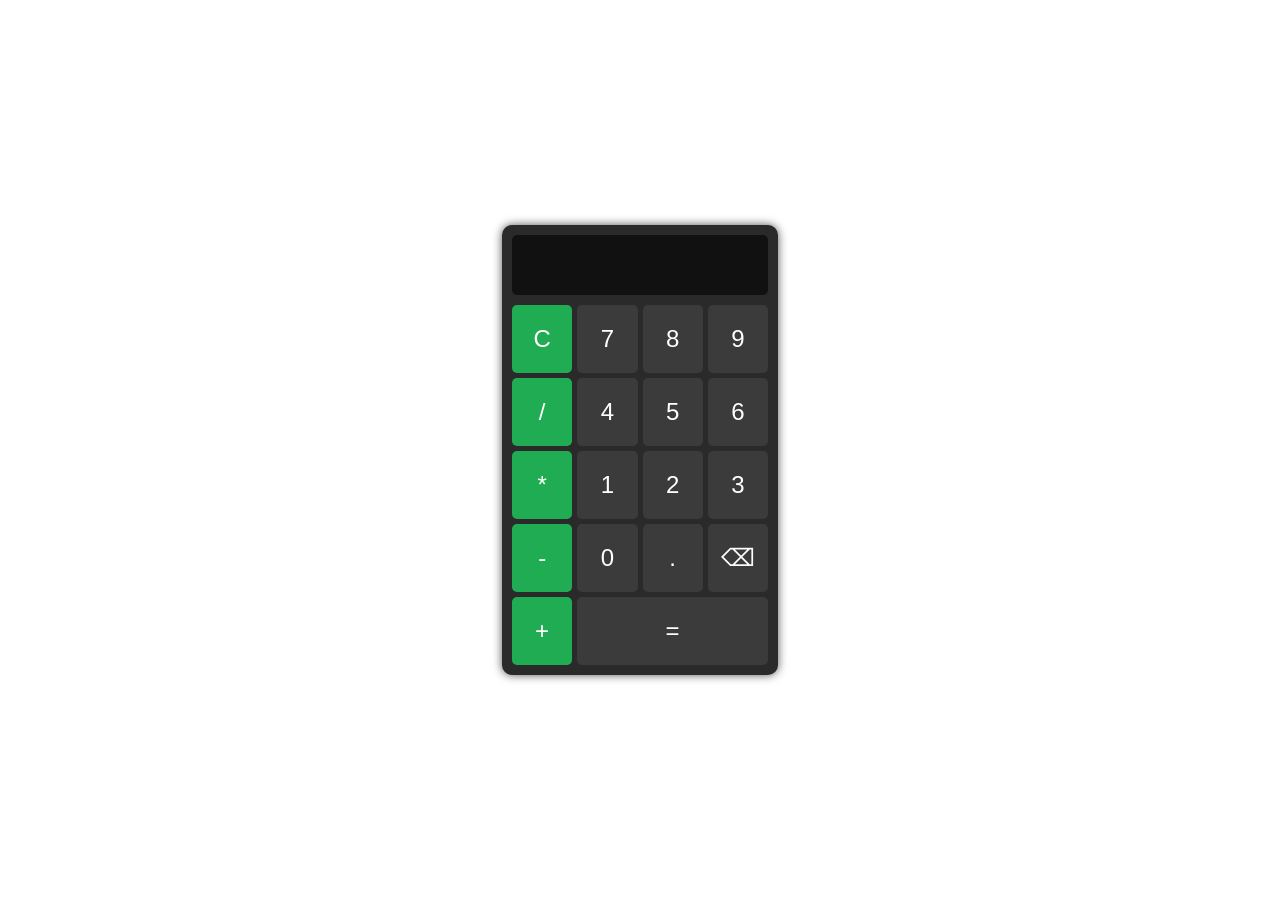
<file: WebDev-L2-Calculator/index.html>
<!DOCTYPE html>
<html lang="en">
<head>
    <meta charset="UTF-8">
    <meta name="viewport" content="width=device-width, initial-scale=1.0">
    <link rel="stylesheet" href="style.css">
    <title>Calculator</title>
</head>
<body>
    <div class="container">
        <div class="display">
            <input type="text" readonly>
        </div>
        <div class="keys">
            <button id="opkey">C</button>
            <button>7</button>
            <button>8</button>
            <button>9</button>
            <button id="opkey">/</button>
            <button>4</button>
            <button>5</button>
            <button>6</button>
            <button id="opkey">*</button>
            <button>1</button>
            <button>2</button>
            <button>3</button>
            <button id="opkey">-</button>
            <button>0</button>
            <button>.</button>
            <button >⌫</button>
            <button id="opkey">+</button>
            <button id="equal">=</button>
            
        </div>
    </div>

    <script src="script.js"></script>
</body>
</html>
</file>
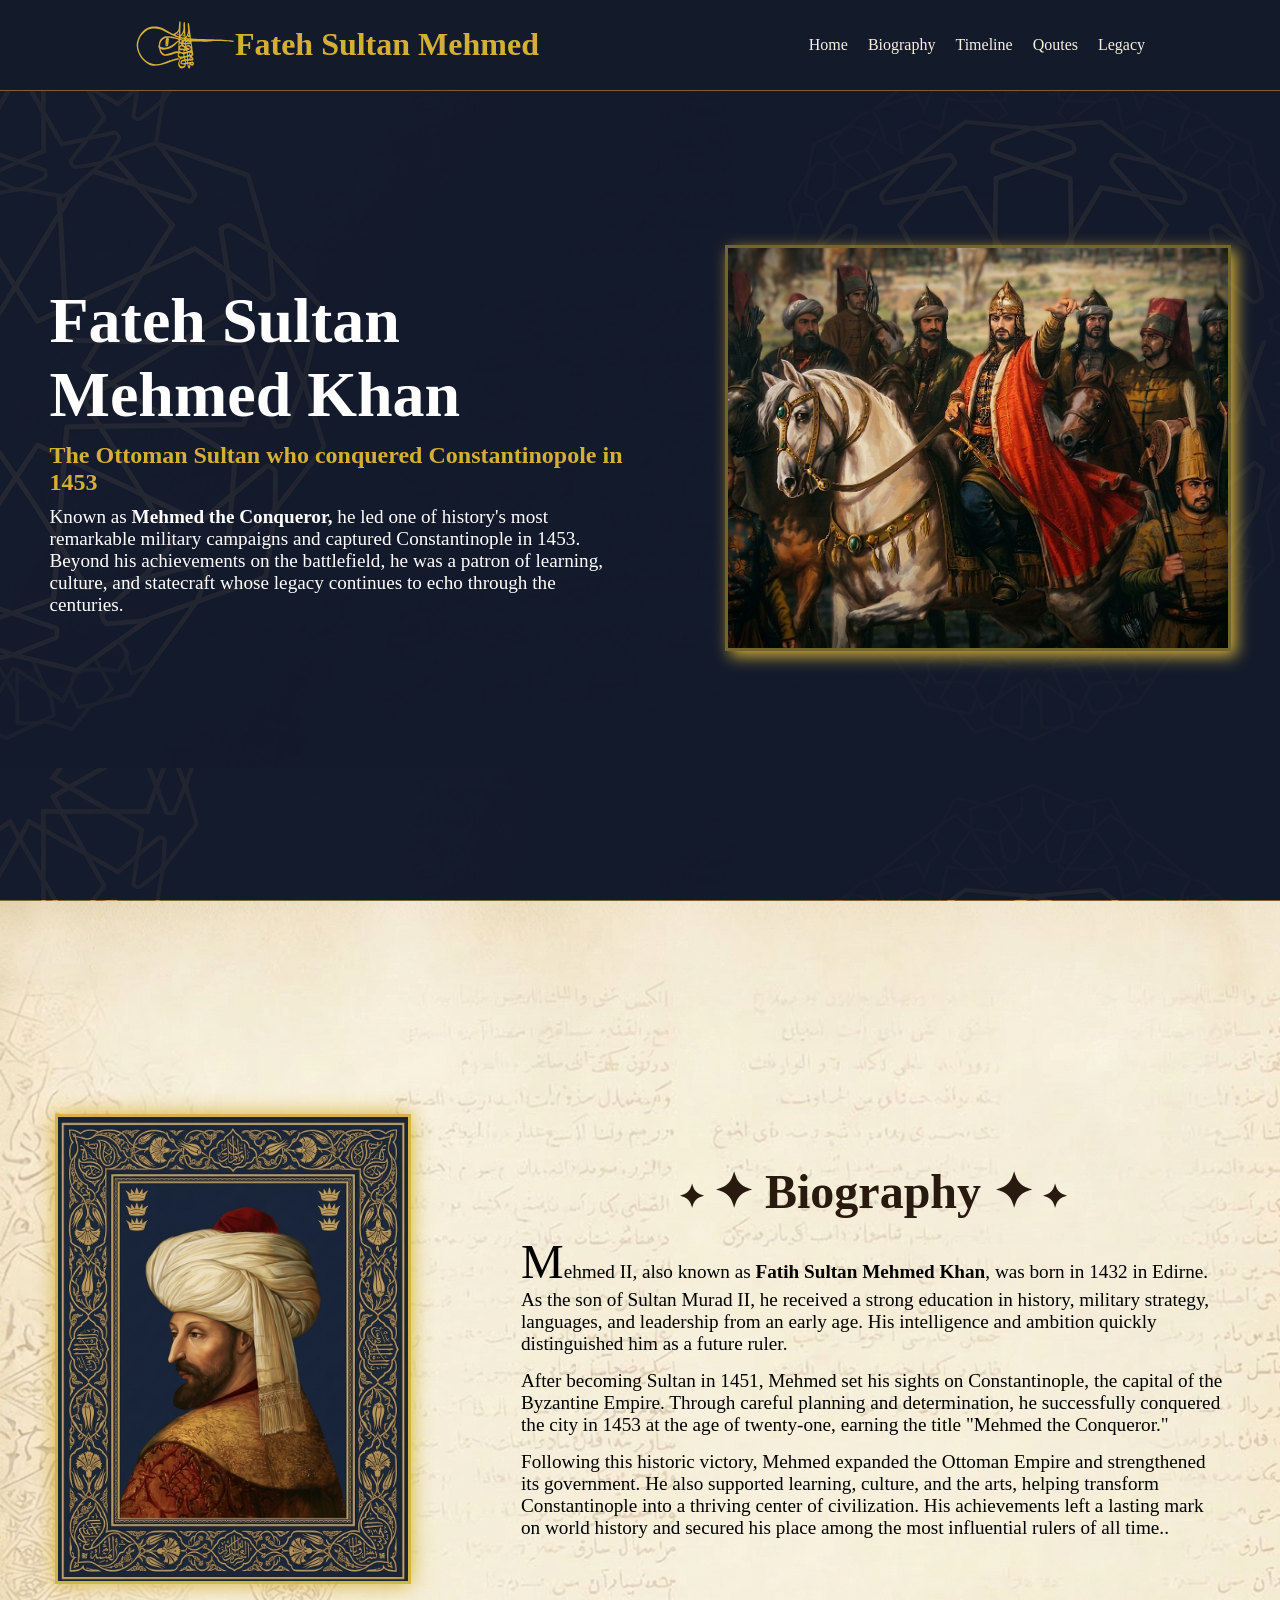
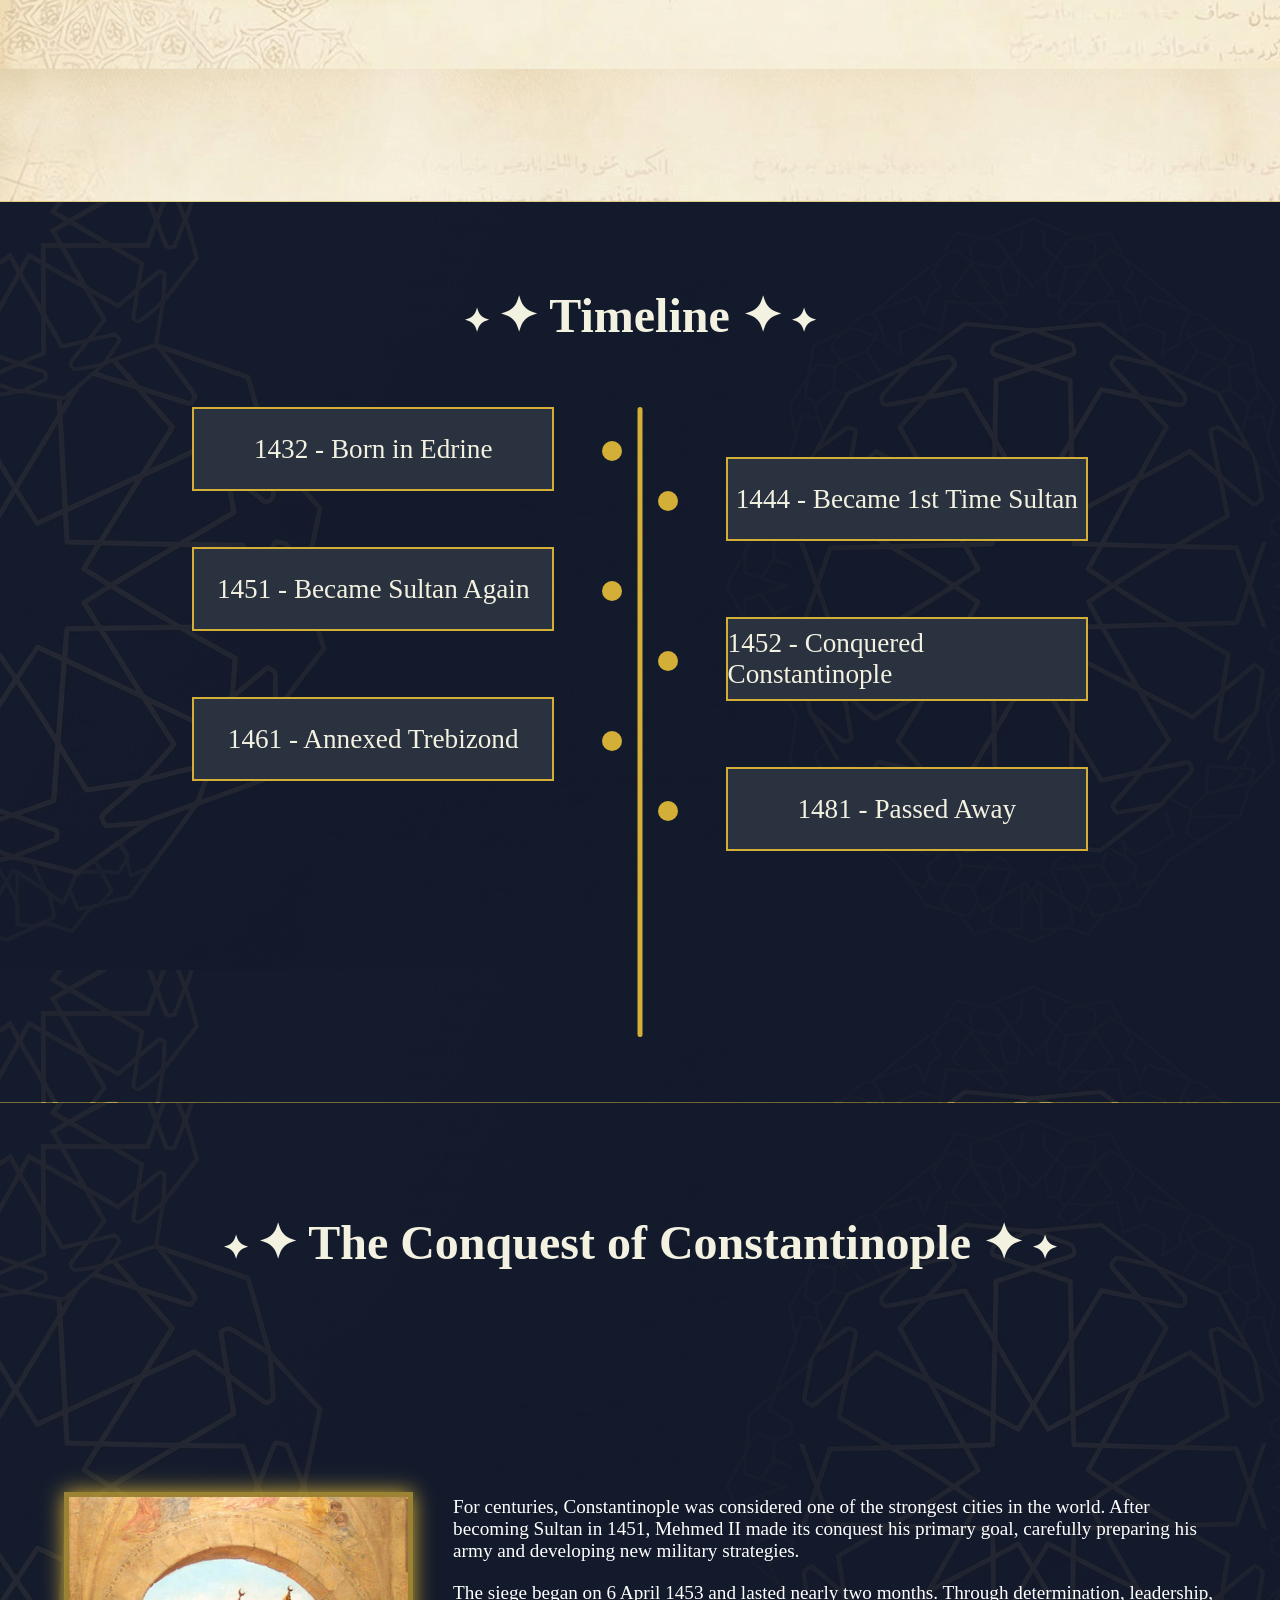
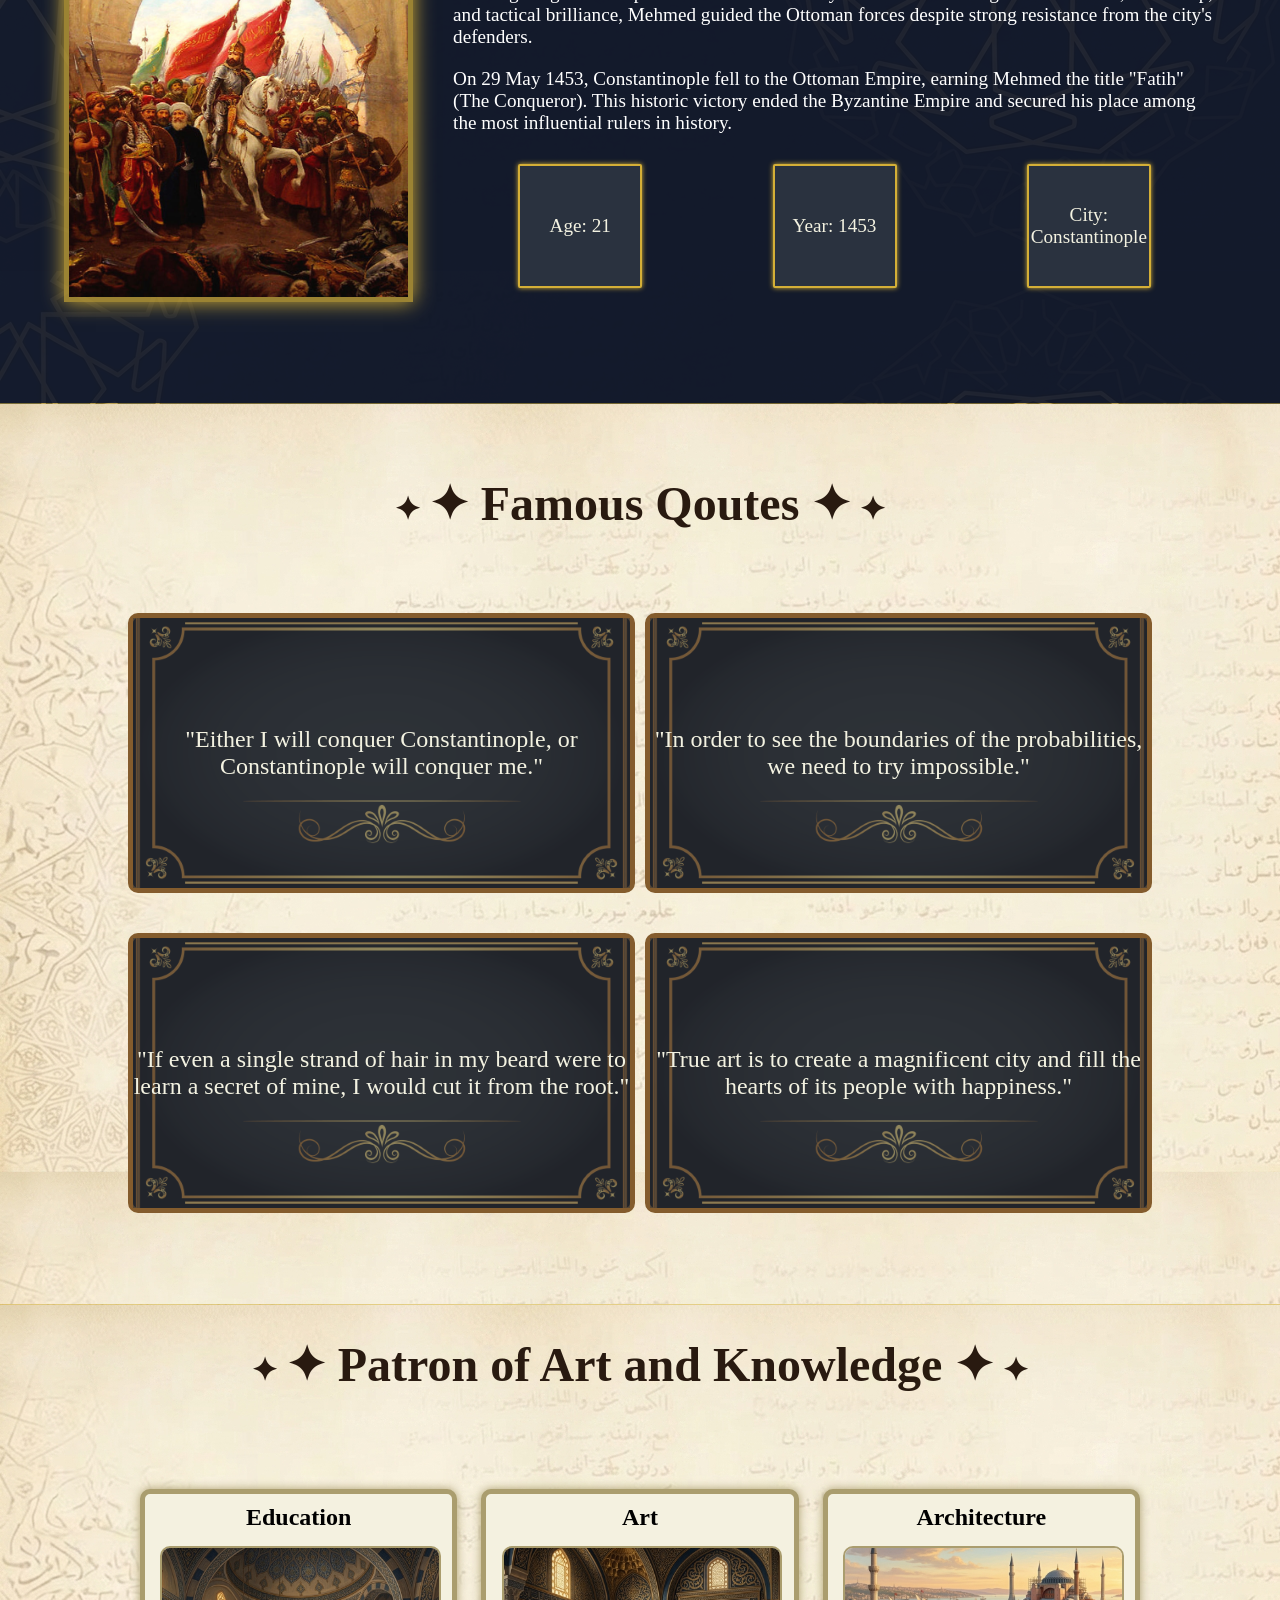
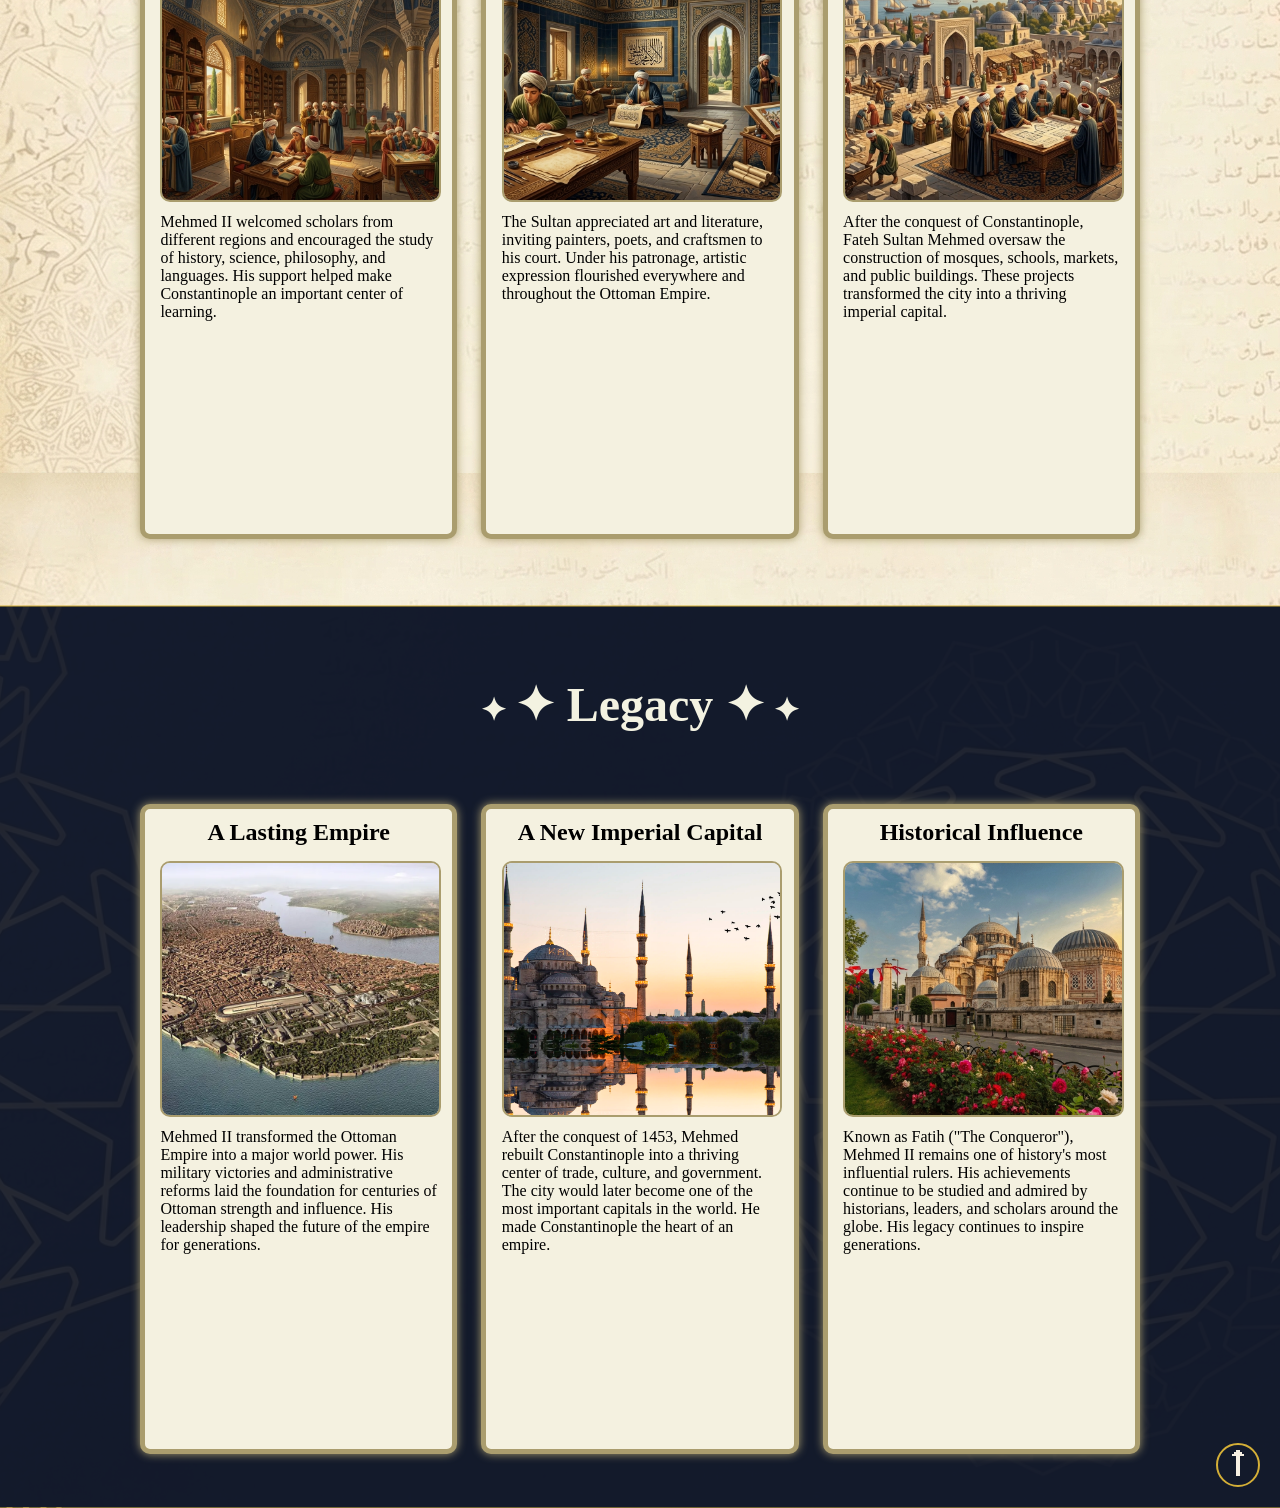
<file: WebDev-L2-Tribute Page/index.html>
<!DOCTYPE html>
<html lang="en">

<head>
  <meta charset="UTF-8">
  <meta name="viewport" content="width=device-width, initial-scale=1.0">
  <link rel="stylesheet" href="style.css">
  <title>TributePage</title>
</head>

<body>
  <div class="nav">
    <div class="navhead">
      <img src="Assets/Tughra_of_Mehmed_II.svg" alt="">
      <h1>Fateh Sultan Mehmed</h1>
    </div>
    <div class="links">
      <a href="#home">Home</a>
      <a href="#bio">Biography</a>
      <a href="#timeline">Timeline</a>
      <a href="#qoute">Qoutes</a>
      <a href="#legacy">Legacy</a>
    </div>
  </div>


  <div class="hero-section" id="home">
    <div class="effect">
      <div class="hero-content">
        <h1>Fateh Sultan Mehmed Khan</h1>
        <h4>The Ottoman Sultan who conquered Constantinopole in 1453</h4>
        <p>Known as <b>Mehmed the Conqueror,</b> he led one of history's most remarkable military campaigns and captured
          Constantinople in 1453. Beyond his achievements on the battlefield, he was a patron of learning,
          culture, and statecraft whose legacy continues to echo through the centuries.</p>
      </div>
      <div class="portrait">

        <img src="Assets/fateh.jpeg" alt="">
      </div>
    </div>
  </div>


  <div class="biography fade-up" id="bio">
    <div class="portrait2">
      <img src="Assets/sultan.jpeg" alt="">
    </div>
    <div class="bio-content">
      <h1>✦ Biography ✦</h1>
      <p id="firstLetter">Mehmed II, also known as <b>Fatih Sultan Mehmed Khan</b>, was born in 1432 in Edirne. As the son of Sultan Murad II,
        he received a strong education in history, military strategy, languages, and leadership from an early
        age. His intelligence and ambition quickly distinguished him as a future ruler.</p>

      <p>After becoming Sultan in 1451, Mehmed set his sights on Constantinople, the capital of the Byzantine
        Empire. Through careful planning and determination, he successfully conquered the city in 1453 at the
        age of twenty-one, earning the title "Mehmed the Conqueror."</p>

      <p>Following this historic victory, Mehmed expanded the Ottoman Empire and strengthened its government. He
        also supported learning, culture, and the arts, helping transform Constantinople into a thriving center
        of civilization. His achievements left a lasting mark on world history and secured his place among the
        most influential rulers of all time..</p>
    </div>

  </div>


  <div class="Timeline fade-up" id="timeline">
    <div class="T-effect fade-up">
      <h1>✦ Timeline ✦</h1>
      <div class="container">
        <div class="line"></div>
        <div class="box one">
          <p>1432 - Born in Edrine</p>
        </div>
        <div class="box two">
          <p>1444 - Became 1st Time Sultan</p>
        </div>
        <div class="box three">
          <p>1451 - Became Sultan Again</p>
        </div>
        <div class="box four">
          <p>1452 - Conquered Constantinople</p>
        </div>
        <div class="box five">
          <p>1461 - Annexed Trebizond</p>
        </div>
        <div class="box six">
          <p>1481 - Passed Away</p>
        </div>
      </div>
    </div>
  </div>

  <div class="conquests fade-up">
    <div class="shape fade-up">
      <h1>✦ The Conquest of Constantinople ✦</h1>
      <div class="shape-2">
        <div class="constantinopole">
          <img src="Assets/Zonaro_GatesofConst.jpg" alt="">
        </div>
        <div class="conq-content">
          <div class="paras">
            <p>For centuries, Constantinople was considered one of the strongest cities in the world. After becoming
              Sultan in 1451, Mehmed II made its conquest his primary goal, carefully preparing his army and developing
              new military strategies.</p>

            <p>The siege began on 6 April 1453 and lasted nearly two months. Through determination, leadership, and
              tactical brilliance, Mehmed guided the Ottoman forces despite strong resistance from the city's defenders.
            </p>

            <p>On 29 May 1453, Constantinople fell to the Ottoman Empire, earning Mehmed the title "Fatih" (The
              Conqueror). This historic victory ended the Byzantine Empire and secured his place among the most
              influential rulers in history.</p>
          </div>
          <div class="info-blocks">
            <div class="block">Age: 21</div>
            <div class="block">Year: 1453</div>
            <div class="block">City: Constantinople</div>
          </div>
        </div>
      </div>
    </div>
  </div>

  <div class="qoute-section fade-up" id="qoute">
    <h1>✦ Famous Qoutes ✦</h1>
    <div class="qoutes">
      <div class="qoute">
        <blockquote>
          "Either I will conquer Constantinople, or Constantinople will conquer me."
        </blockquote>
      </div>
      <div class="qoute">
        <blockquote>"In order to see the boundaries of the probabilities, we need to try impossible."</blockquote>
      </div>
      <div class="qoute">
        <blockquote>"If even a single strand of hair in my beard were to learn a secret of mine, I would cut it from the
          root."</blockquote>
      </div>
      <div class="qoute">
        <blockquote>"True art is to create a magnificent city and fill the hearts of its people with happiness."
        </blockquote>
      </div>
    </div>
  </div>

  <div class="patron-section fade-up">
    <h1>✦ Patron of Art and Knowledge ✦</h1>
    <div class="artnknow">
      <div class="art">

        <h2>Education</h2>
        <div class="scholar">
          <img src="Assets/education.jpeg" alt="">
        </div>
        <p>Mehmed II welcomed scholars from different regions and encouraged the study of history, science, philosophy,
          and languages. His support helped make Constantinople an important center of learning.</p>
      </div>
      <div class="art">
        <h2>Art</h2>
        <div class="scholar">
          <img src="Assets/art.jpeg" alt="">
        </div>
        <p>The Sultan appreciated art and literature, inviting painters, poets, and craftsmen to his court. Under his
          patronage, artistic expression flourished everywhere and throughout the Ottoman Empire.</p>
      </div>
      <div class="art">
        <h2>Architecture</h2>
        <div class="scholar">
          <img src="Assets/architecture.jpeg" alt="">
        </div>
        <p>After the conquest of Constantinople, Fateh Sultan Mehmed oversaw the construction of mosques, schools,
          markets, and
          public buildings. These projects transformed the city into a thriving imperial capital.</p>
      </div>
    </div>
  </div>


  <div class="legacy-section fade-up" id="legacy">
    <div class="effect fade-up">
      <h1>✦ Legacy ✦</h1>
      <div class="artnknow">
        <div class="art">

          <h2>A Lasting Empire</h2>
          <div class="scholar">
            <img src="Assets/constantinopole.jpg" alt="">
          </div>
          <p>Mehmed II transformed the Ottoman Empire into a major world power. His military victories and
            administrative reforms laid the foundation for centuries of Ottoman strength and influence. His leadership
            shaped the future of the empire for generations.</p>
        </div>
        <div class="art">
          <h2>A New Imperial Capital</h2>
          <div class="scholar">
            <img src="Assets/Constantinople2.jpg" alt="">
          </div>
          <p>After the conquest of 1453, Mehmed rebuilt Constantinople into a thriving center of trade, culture, and
            government. The city would later become one of the most important capitals in the world. He made
            Constantinople the heart of an empire.</p>
        </div>
        <div class="art">
          <h2>Historical Influence</h2>
          <div class="scholar">
            <img src="Assets/3.jpeg" alt="">
          </div>
          <p>Known as Fatih ("The Conqueror"), Mehmed II remains one of history's most influential rulers. His
            achievements continue to be studied and admired by historians, leaders, and scholars around the globe. His
            legacy continues to inspire generations.</p>
        </div>
      </div>
      <div class="back" id="home">
        <a href="#home">🠕</a>
      </div>
    </div>
  </div>


<script src="script.js"></script>
</body>

</html>
</file>
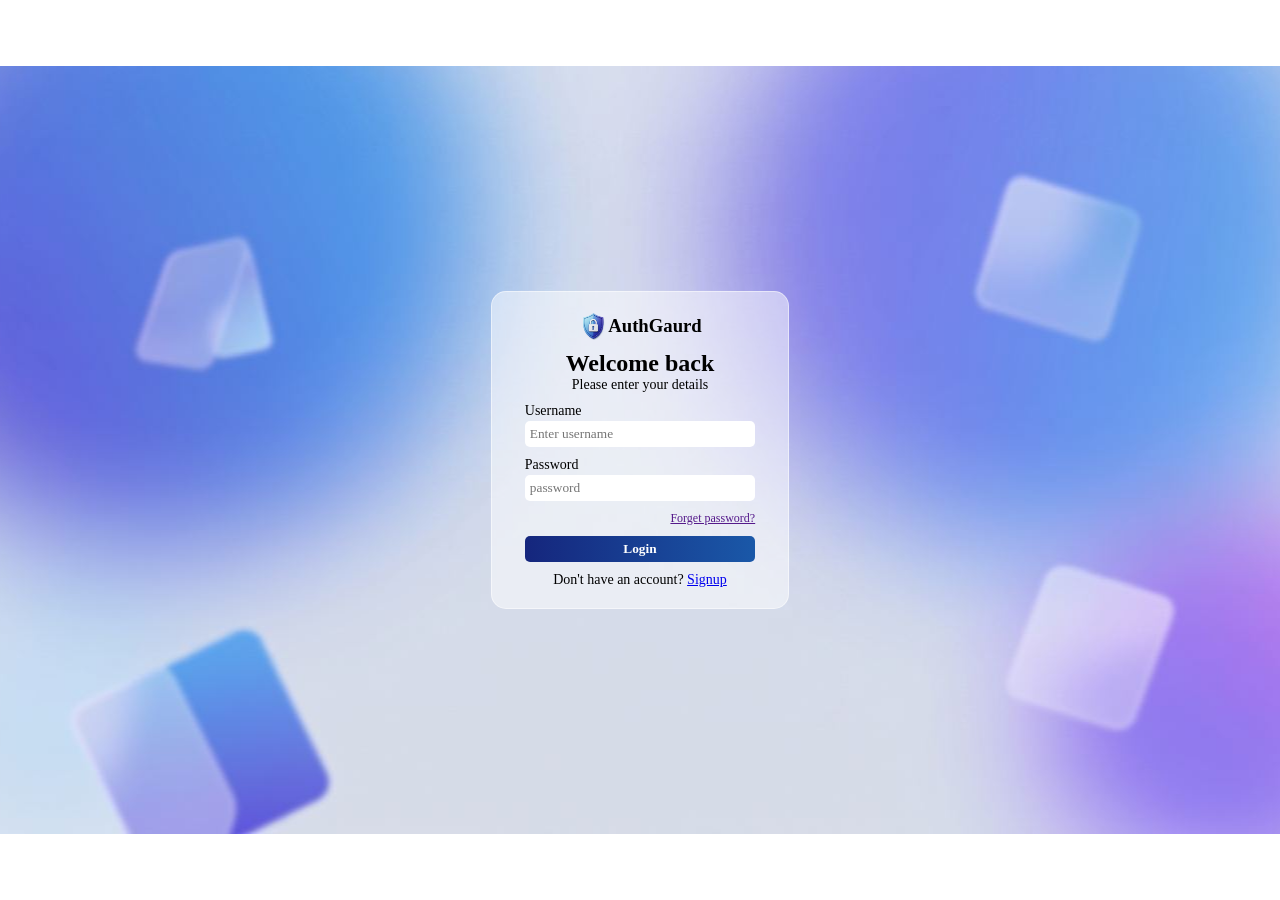
<file: WebDev-L2-Login Authentication System/dashboard.html>
<!DOCTYPE html>
<html lang="en">

<head>
    <meta charset="UTF-8">
    <meta name="viewport" content="width=device-width, initial-scale=1.0">
    <link rel="stylesheet" href="dashboard.css">
    <title>Dashboard</title>
</head>

<body>
    <div class="nav">
        <div class="name">
            <img src="Assets/AuthGaurd.png" alt="">
            <h3>AuthGaurd</h3>
        </div>
        <div class="buttons">
            <button id="logoutBtn">Logout</button>
            <button id="deleteBtn">Delete account</button>
        </div>
    </div>
    <div class="hero">
        <h1 id="welcome"></h1>
        <p>Your personal security overview</p>
    </div>
    <div class="userProfile">
        <h3>User Profile</h3>
        <div class="fullName">
            <p>Full Name:</p>
            <p id="profName"></p>
        </div>
        <div class="email">
            <p>Email:</p>
            <p id="profEmail"></p>
        </div>
        <div class="role">
            <p>Role:</p>
            <p>Web developer</p>
        </div>
        <div class="status">
            <p>Status:</p>
            <p>active</p>
        </div>
    </div>

    <script src="register.js"></script>
</body>

</html>
</file>
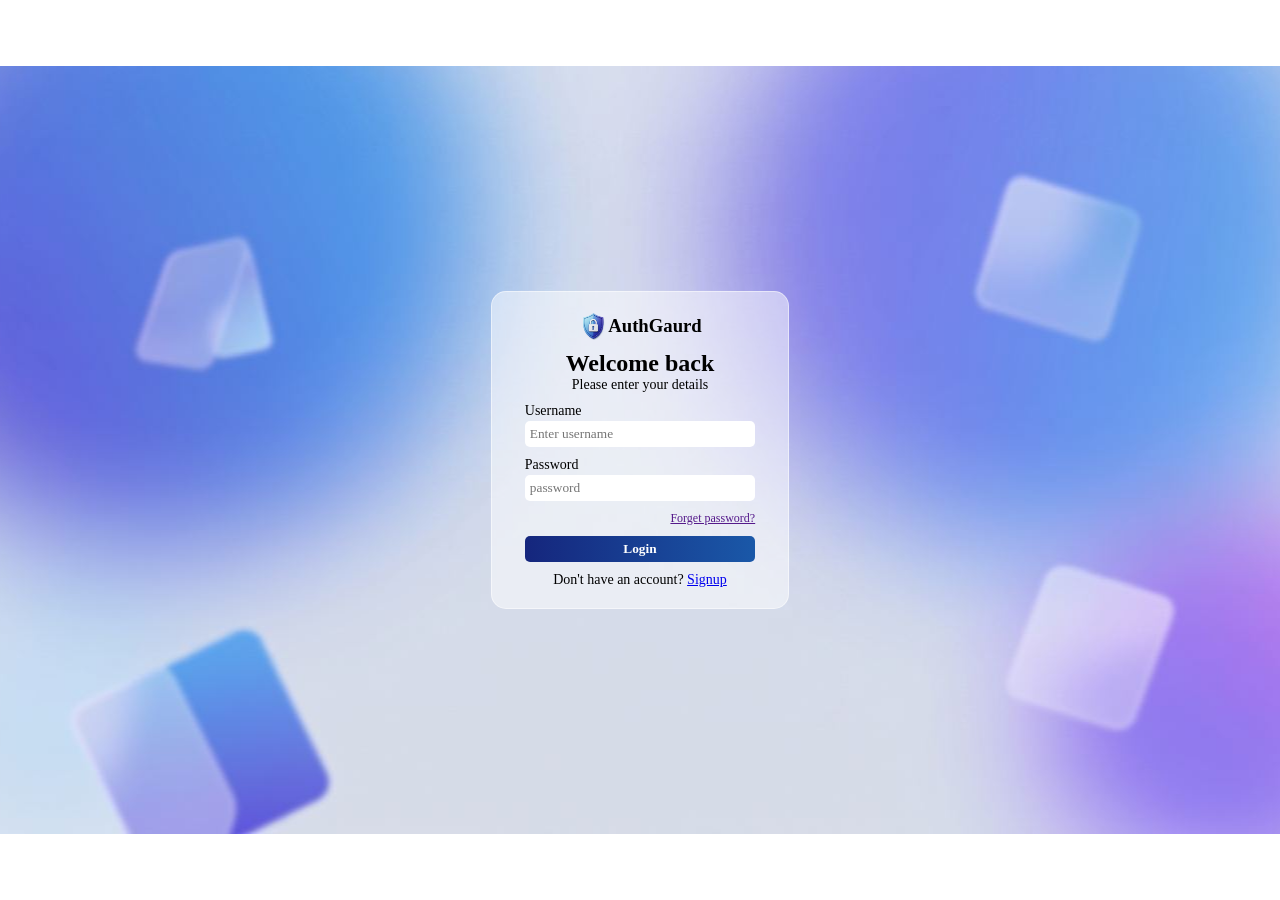
<file: WebDev-L2-Login Authentication System/login.html>
<!DOCTYPE html>
<html lang="en">

<head>
    <meta charset="UTF-8">
    <meta name="viewport" content="width=device-width, initial-scale=1.0">
    <link rel="stylesheet" href="login.css">
    <title>Document</title>
</head>

<body>
    <div class="formSide">
        <div class="form">

            <div class="name">
                <img src="Assets/AuthGaurd.png" alt="">
                <h3>AuthGaurd</h3>
            </div>

            <div class="greetings">
                <h2>Welcome back</h2>
                <p>Please enter your details</p>
            </div>

            <div class="info">
                <div id="Username">
                    <p>Username</p>
                    <input type="text" placeholder="Enter username" id="loginUser">
                </div>

                <div id="Password">
                    <p>Password</p>
                    <input type="password" placeholder="password" id="loginPassword">
                </div>

                <div id="forget">
                    <a href="">Forget password?</a>
                </div>
                <button id="loginBtn">Login</button>
                <div class="login">
                    <p>Don't have an account? <a href="register.html">Signup</a></p>

                </div>
            </div>
        </div>
    </div>

    <script src="register.js"></script>
</body>

</html>
</file>
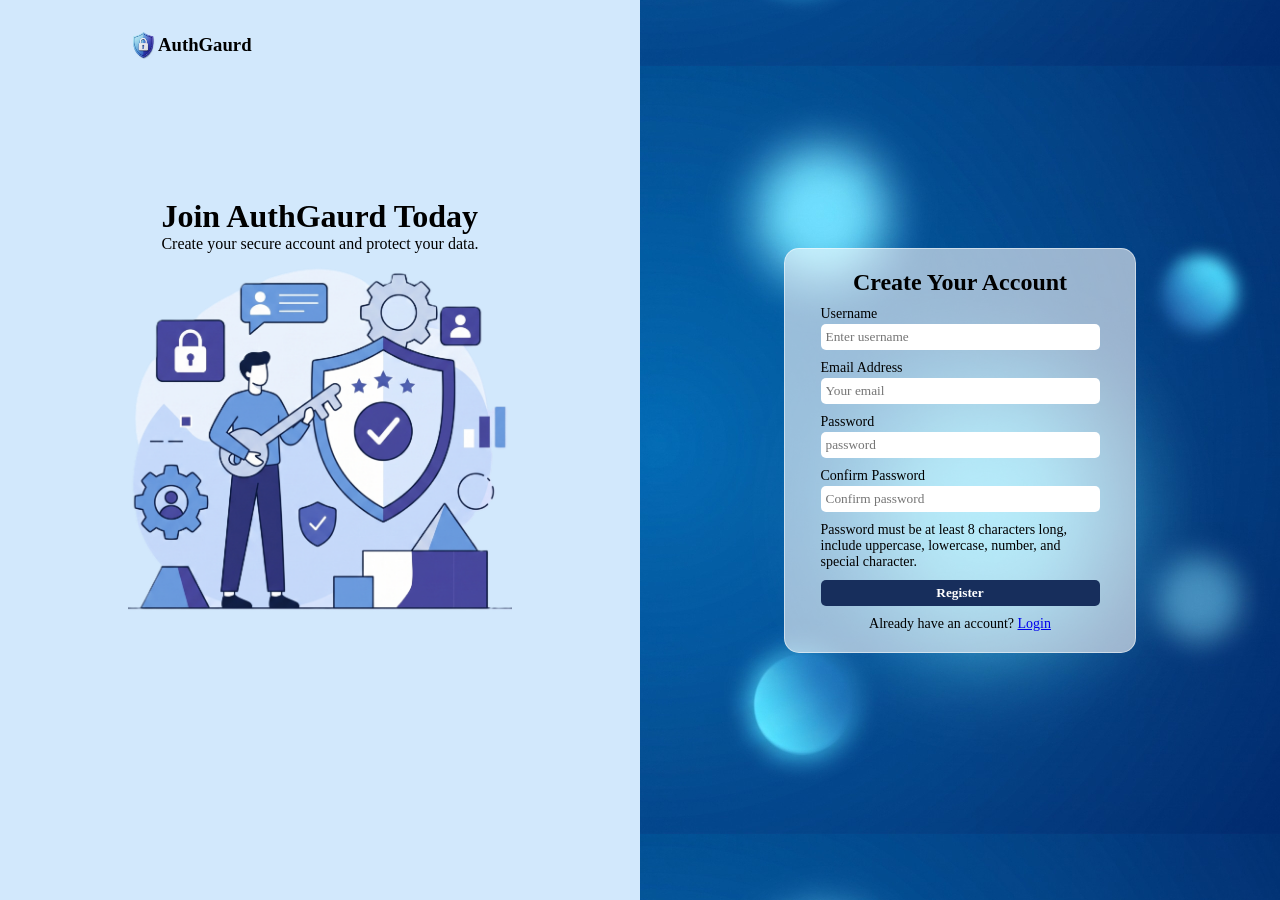
<file: WebDev-L2-Login Authentication System/register.html>
<!DOCTYPE html>
<html lang="en">

<head>
    <meta charset="UTF-8">
    <meta name="viewport" content="width=device-width, initial-scale=1.0">
    <link rel="stylesheet" href="register.css">
    <title>Register form</title>
</head>

<body>
    <!-- <div class="container"> -->
    <div class="nav">
        <img src="Assets/AuthGaurd.png" alt="">
        <h3>AuthGaurd</h3>
    </div>

    <div class="mainContent">

        <div class="illustration">
            <div class="herotext">
                <h1>Join AuthGaurd Today</h1>
                <p>Create your secure account and protect your data.</p>
            </div>
            <div class="image">
                <img src="Assets/illustration.png" alt="">
            </div>
        </div>

        <div class="formSide">
            <div class="form">

                <h2>Create Your Account</h2>
                <div class="info">
                    <div id="Username">
                        <p>Username</p>
                        <input type="text" placeholder="Enter username" id="username">
                    </div>
                    <div id="Email">
                        <p>Email Address</p>
                        <input type="text" placeholder="Your email" id="email">
                    </div>
                    <div id="Password">
                        <p>Password</p>
                        <input type="password" placeholder="password" id="password">
                    </div>
                    <div id="confirmPassword">
                        <p>Confirm Password</p>
                        <input type="password" placeholder="Confirm password" id="cPassword">
                    </div>
                    <div class="psection">
                        <p class="passInstr">Password must be at least 8 characters long, include
                            uppercase, lowercase, number, and special character.</p>
                    </div>
                    <button id="regButton">Register</button>
                    <div class="login">
                        <p>Already have an account? <a href="login.html">Login</a></p>

                    </div>
                </div>
                </form>
            </div>
        </div>
    </div>
    <!-- </div> -->


    <script src="register.js"></script>
</body>

</html>
</file>
<file: WebDev-L2-Calculator/style.css>
*{
    padding: 0;
    margin: 0;
}
body{
    display: flex;
    width: 100%;
    height: 100vh;
    align-items: center;
    justify-content: center;
    /* background-color: #1A1A1A; */
}
.container{
    width: 20vw;
    background-color:#2A2A2A;
    overflow: hidden;
    padding: 10px;
    display: flex;
    flex-direction: column;
    row-gap: 10px;
    box-shadow: 0px 0px 10px #535353;
    border-radius: 10px;
}
.keys{
    display: grid;
    grid-template-columns: repeat(4, 1fr);
    grid-template-rows: repeat(5, 1fr);
    width: 100%;
    height: 40vh;
    /* background-color: aqua; */
    gap: 5px;
    

}
#equal{
    grid-column: span 3;
}
input{
    width: 100%;
    height: 60px;
    text-align: right;
    background-color: #111111;
    border: none;
    color: white;
    font-size: 2rem;
    border-radius: 5px;
}
#opkey{
    background-color: hsl(142, 69%, 40%);
}
#opkey:hover{
    background-color: hsl(142, 69%,60%);
}
#opkey:active{
    background-color: hsl(142, 69%, 80%);
}
button{
    border-radius: 5px;
    background-color: hsl(0, 0%, 23%);
    /* border: 1px solid #D2D2D4; */
    border: none;
    color: #FFFFFF;
    font-size: 1.5rem;
    cursor: pointer;
}
button:hover{
    background-color:hsl(0, 0%, 46%);;
}
button:active{
    background-color: hsl(0, 0%, 69%);
}
</file>
<file: WebDev-L2-Tribute Page/style.css>
*{
    margin: 0;
    padding: 0; 
    font-family: poppins;
}
.nav{
    width: 100%;
    background-color: #131A2A;
    height: 10vh;
    display: flex;
    align-items: center;
    justify-content: space-around;
    color: #D4AF37;
    border-bottom: 1px solid rgba(212,175,55,0.5);

    position: fixed;
    z-index: 3;
}
.navhead{
    display: flex;
    align-items: center;
    justify-content: center;
}
.navhead img{
    width: 100px;
    fill: #D4AF37;
}
h1{
    font-family: "Playfair Display";
}
.links{
    display: flex;
    gap: 20px;
}
a{
    color: #F7F0E3;
    text-decoration: none;
    transition: .2s ease;
}
a:hover{
    color: #D4AF37;
}

.hero-section{
    min-width: 100%;
    min-height: 100vh;
    display: flex;
    align-items: center;
    justify-content: space-around;
    background: url("Assets/conquest-bg.jpeg");
    border-bottom: 1px solid rgba(212,175,55,0.5);

}
.hero-section .effect{
    flex-direction: row;
}
.hero-content{
    width: 45%;
    display: flex;
    flex-direction: column;
    row-gap: 10px;
}
.hero-section h1{
    font-size: 4rem;
    color: white;
}
.hero-content p{
    color: white;
    font-size: larger;
}
h4{
    color: #D4AF37;
    font-size: 1.5rem;
}
.portrait img{
    width: 500px;
    border: 3px solid rgba(212, 175, 55, 0.5);
    box-shadow: 5px 5px 15px #D4AF37;
    animation: royalFloat 5s ease-in-out infinite;
    animation: sultanEntrance .3s ease forwards;
}

@keyframes sultanEntrance{

    0%{
        oxpacity: 0;
        transform: translateY(300px) scale(.9);
    }

    100%{
        opacity: 1;
        transform: translateY(0) scale(1);
    }

}




.biography{
    min-width: 100%;
    min-height: 100vh;
    display: flex;
    align-items: center;
    justify-content: space-around;
    background-image: url("Assets/pak.jpeg");
    border-bottom: 1px solid rgba(212,175,55,0.5);
}
.biography h1{
    font-size: 3rem;
    color: #291A10;
}
.bio-content{
    width: 55%;
    display: flex;
    flex-direction: column;
    align-items: center;
    row-gap: 15px;
}
.bio-content p{
    color: black;
    font-size: larger;
} 
#firstLetter::first-letter{
    font-size: 3rem;
}
.portrait2 img{
    width: 350px;
    animation: zoom 3s ease-in-out infinite;
    border: 3px solid rgba(212, 175, 55, 0.9);
    box-shadow: 0px 0px 20px #D4AF37;
}


@keyframes zoom{
    0%{
        transform: scale(1);
    }

    50%{
        transform: scale(1.03);
    }

    100%{
        transform: scale(1);
    }
}




.Timeline{
    min-width: 100%;
    min-height: 100vh;
    display: flex;
    flex-direction: column;
    align-items: center;
    background: url("Assets/conquest-bg.jpeg");
    border-bottom: 1px solid rgba(212,175,55,0.5);
}
.Timeline .T-effect{
    display: flex;
    flex-direction: column;
    align-items: center;
    justify-content: space-evenly;
    width: 100%;
    height: 100vh;
    background-color: rgba(19, 26, 44, 0.9);
}
.T-effect h1{
    margin-top: 20px;
}
.container{
    width: 70%;
    height: 70vh;
    position: relative;
}
.Timeline h1{
    color: #F3F2E1;
    font-size: 3rem;
}
.box{
    position: absolute;
    background-color: #2A323F;
    border: 2px solid #D4AF37;
    height: 80px;
    width: 40%;
    color: #F3F2E1;
    transition: 0.3s ease;

    display: flex;
    align-items: center;
    justify-content: center;
}
.box p{
    font-size: 1.7rem;
    font-family: Cinzel;
}
.box:hover{
    box-shadow: 0px 0px 10px #D4AF37 ;
    transform: translateY(-5px);
}
.line{
    height: 100%;
    width: 5px;
    background-color: #D4AF37;
    border-radius: 50px;
    position: absolute;
    top: 0px;
    left: 50%;
    transform: translateX(-50%);

}
.one{
    left: 0px;
    top: 0px;
}
.two{
    right: 0px;
    top:   50px;
}
.three{
    left: 0px;
    top: 140px;
}
.four{
    right: 0px;
    top: 210px;
}
.five{
    left: 0px;
    top: 290px;
}
.six{
    right: 0px;
    top: 360px;
}
.box::before{
    content:"";

    position:absolute;

    width:20px;
    height:20px;

    border-radius:50%;

    background:#D4AF37;

    top:40%;
}

.one::before,
.three::before,
.five::before{
    right:-70px;
}
.two::before,
.four::before,
.six::before{
    left:-70px;
}


.conquests{
    background-image: url("Assets/conquest-bg.jpeg");
    z-index: 2;

    min-width: 100%;
    min-height: 100vh;
    display: flex;
    flex-direction: column;
    align-items: center;
    justify-content: space-around;
    border-bottom: 1px solid rgba(212,175,55,0.5); 
}
.shape{
    display: flex;
    align-items: center;
    flex-direction: column;
    justify-content: space-around;
    width: 100%;
    height: 100vh;
    background-color: rgba(19, 26, 44, 0.9);
}
.conquests  h1{
    color: #F3F2E1;
    font-size: 3rem;
}
.shape-2{
    width: 90%;
    display: flex;
    align-items: center;
    gap: 50px;
}
.shape-2 .conq-content p{
    color: white;
    font-size: larger;
}
.constantinopole{
    width: 40%;
    height: 400px;
    
    object-fit: contain;
}
.constantinopole img{
    width: 100%;
    height: 100%;
    border: 5px solid rgba(212, 175, 55, 0.7);
    box-shadow: 0px 0px 20px #D4AF37;
    animation: zoom 3s ease-in-out infinite;
}

.conq-content {
    display: flex;
    flex-direction: column;
    row-gap: 30px;
    width: 90%;
}
.paras{
    display: flex;
    flex-direction: column;
    row-gap: 20px;
}
.info-blocks{
    display: flex;
    text-align: center;
    justify-content: space-around;
}
.block{
    background-color: #2A323F;
    width: 110px;
    height: 110px;
    padding: 5px;
    display: flex;
    align-items: center;
    justify-content: center;
    font-family: Cinzel;
    color: #F3F2E1;
    font-size: larger;
    border: 2px solid #D4AF37;
    box-shadow: 0px 0px 5px #D4AF37;
    border-radius: 2px;
}

.qoute-section{
    width: 100%;
    height: 100vh;

    background-image: url("Assets/pak.jpeg");
    display: flex;
    flex-direction: column;
    align-items: center;
    justify-content: space-around;
}
.qoute-section h1{
    color: #291A10;
    font-size: 3rem;
}
.qoutes{
    width: 80%;
    height: 70vh;
    margin-bottom: 20px;
    display: grid;
    grid-template-columns: repeat(2,1fr);
    grid-template-rows: repeat(2,1fr);
    gap: 10px;
}
.qoute-section h1{
    margin-top: 30px;
}
.qoute{
    background-image: url("Assets/qoute-bgRe.png");
    background-position: center;
    display: flex;
    align-items: center;
    justify-content: center;
    color: #F3F2E1;
    text-align: center;
    border-radius: 10px;
    border: 5px solid #845C2D;
    height:30vh;
    transition: .3s ease;
}
.qoute:hover{
    transform: translateY(-10px);
    box-shadow:  5px 5px 10px rgba(0, 0, 0, 0.5);
}
blockquote{
    background-color: rgba(42, 50, 63,0.5); 
    height: 100%;
    display: flex;
    align-items: center;
    font-family: Playfair Display;
    font-size: x-large;
}


.patron-section{
    height: 100vh;
    background-image: url("Assets/pak.jpeg");
    display: flex;
    flex-direction: column;
    align-items: center;
    justify-content: space-around;
    border-top: 1px solid rgba(212,175,55,0.5);
    border-bottom: 1px solid rgba(212,175,55,0.5);
}
.patron-section h1{
    font-size: 3rem;
    color: #291A10;
}
.artnknow{
    display: flex;
    align-items: center;
    justify-content: space-around;

    height: 80vh;
    width: 80%;
    
}

.art{
    height: 70vh;
    max-width: 30%;
    margin: 5px;
    background-color: #F4F1E0;
    border: 5px solid #AA9D6E;
    box-shadow: 0px 0px 10px #AA9D6E;
    border-radius: 10px;
    display: flex;
    flex-direction: column;
    align-items: center;
    row-gap: 15px;
    transition: .3s ease;
    padding-top: 10px;


}
.art p{
    width: 90%;
}
.art:hover{
    transform: translateY(-15px);
}
.art h2{
    font-family: Playfair Display;
}
.scholar{
    width: 90%;
    height: 40%; 
}
.scholar img{
    width: 100%;
    height: 100%;
    object-fit: cover;
    border-radius: 10px;
    border: 2px solid #AA9D6E;
}

.legacy-section{
    height: 100vh;
    background-image: url("Assets/conquest-bg.jpeg");
    background-position: center;
    background-size: cover;
    display: flex;
    flex-direction: column;
    align-items: center;
    justify-content: space-between;
    border-top: 1px solid rgba(212,175,55,0.5);
    border-bottom: 1px solid rgba(212,175,55,0.5);
}
.effect{
    display: flex;
    flex-direction: column;
    align-items: center;
    justify-content: space-around;
    width: 100%;
    height: 100vh;
    background-color: rgba(19, 26, 44, 0.9);

    position: relative;
}
.back{
    border:2px solid #D4AF37;
    width: 40px;
    height: 40px;
    border-radius: 50%;
    position: absolute;
    right: 20px;
    bottom: 20px;
    display: flex;
    align-items: center;
    justify-content: center;

    cursor: pointer;
    color: #D4AF37;
    font-size: 2rem;
}
.back:hover{
    box-shadow: 0px 0px 20px #D4AF37;;
}
.legacy-section h1{
    margin-top: 50px;
    color: #F3F2E1;
    font-size: 3rem;
}
.legacy-section h1::before{
    content: "✦ ";
    font-size: 2rem;
}
.legacy-section h1::after{
    content: " ✦";
    font-size: 2rem;
}
.biography h1::before{
    content: "✦ ";
    font-size: 2rem;
}
.biography h1::after{
    content: " ✦";
    font-size: 2rem;
}
.Timeline h1::before{
    content: "✦ ";
    font-size: 2rem;
}
.Timeline h1::after{
    content: " ✦";
    font-size: 2rem;
}
.conquests h1::before{
    content: "✦ ";
    font-size: 2rem;
}
.conquests h1::after{
    content: " ✦";
    font-size: 2rem;
}
.qoute-section h1::before{
    content: "✦ ";
    font-size: 2rem;
}
.qoute-section h1::after{
    content: " ✦";
    font-size: 2rem;
}
.patron-section h1::before{
    content: "✦ ";
    font-size: 2rem;
}
.patron-section h1::after{
    content: " ✦";
    font-size: 2rem;
}


.fade-up{
    opacity: 0;
    transform: translateY(60px);

    transition:
        opacity 0.3s ease,
        transform 0.5s ease;
}

.fade-up.show{
    opacity: 1;
    transform: translateY(0);
}

/* Responsive */

@media (max-width: 768px){

    /* NAVBAR */

    .nav{
        height: auto;
        padding: 15px;
        flex-direction: column;
        gap: 15px;
    }

    .navhead{
        flex-direction: column;
    }

    .navhead img{
        width: 70px;
    }

    .navhead h1{
        font-size: 1.5rem;
        text-align: center;
    }

    .links{
        flex-wrap: wrap;
        justify-content: center;
        gap: 12px;
    }

    /* HERO */

    .hero-section .effect{
        flex-direction: column-reverse;
        padding-top: 120px;
        gap: 30px;
    }

    .hero-content{
        width: 90%;
        text-align: center;
    }

    .hero-section h1{
        font-size: 2.5rem;
    }

    .hero-content p{
        font-size: 1rem;
    }

    .portrait img{
        width: 280px;
    }

    /* BIOGRAPHY */

    .biography{
        flex-direction: column;
        padding: 120px 0 50px;
        gap: 30px;
    }

    .portrait2 img{
        width: 250px;
    }

    .bio-content{
        width: 90%;
        text-align: center;
    }

    .biography h1{
        font-size: 2rem;
    }

    /* TIMELINE */

    .Timeline{
        padding: 80px 0;
    }

    .container{
        width: 90%;
        height: auto;
        display: flex;
        flex-direction: column;
        gap: 20px;
    }

    .line{
        display: none;
    }

    .box{
        position: static;
        width: 100%;
        height: auto;
        min-height: 80px;
    }

    .box::before{
        display: none;
    }

    .box p{
        font-size: 1.2rem;
        text-align: center;
        padding: 15px;
    }

    /* CONQUEST */

    .shape{
        height: auto;
        padding: 80px 0;
    }

    .shape-2{
        flex-direction: column;
        width: 90%;
    }

    .constantinopole{
        width: 100%;
        height: auto;
    }

    .constantinopole img{
        width: 100%;
        height: auto;
    }

    .conq-content{
        width: 100%;
    }

    .info-blocks{
        flex-wrap: wrap;
        gap: 15px;
    }

    /* QUOTES */

    .qoute-section{
        height: auto;
        padding: 80px 0;
    }

    .qoutes{
        width: 90%;
        height: auto;
        grid-template-columns: 1fr;
    }

    .qoute{
        height: 200px;
    }

    /* PATRON SECTION */

    .patron-section{
        height: auto;
        padding: 80px 0;
    }

    .artnknow{
        flex-direction: column;
        height: auto;
        width: 90%;
        gap: 30px;
    }

    .art{
        max-width: 100%;
        width: 100%;
        height: auto;
        padding-bottom: 20px;
    }

    /* LEGACY */

    .legacy-section{
        height: auto;
    }

    .effect{
        height: auto;
        padding: 80px 0;
    }

    /* HEADINGS */

    .biography h1,
    .Timeline h1,
    .conquests h1,
    .qoute-section h1,
    .patron-section h1,
    .legacy-section h1{
        font-size: 2rem;
        text-align: center;
        padding: 0 15px;
    }

    /* BACK TO TOP */

    .back{
        right: 10px;
        bottom: 10px;
    }
}
</file>
<file: WebDev-L2-Login Authentication System/dashboard.css>
* {
    padding: 0;
    margin: 0;
    font-family: poppins;
}

body {
    display: flex;
    flex-direction: column;
    align-items: center;
    row-gap: 10vh;
    background-color: #ECF3FB;
}

.nav {
    width: 100%;
    height: 10vh;
    display: flex;
    align-items: center;
    justify-content: space-between;
    background-color: #EEF3F9;
    box-shadow: 0px 0px 10px #d5d9e0;
}

.name img {
    width: 30px;
}

.name {
    display: flex;
}

.hero {
    display: flex;
    flex-direction: column;
    align-items: center;
}

.userProfile {
    width: 20%;
    background-color: aquamarine;
    padding: 10px;
    background-color: #FEFEFE;
    border-radius: 5px;
    box-shadow: 0px 0px 10px #d5d9e0;
}

.fullName,
.email,
.role,
.status {
    display: flex;
    justify-content: space-between;
    width: 90%;
    border-bottom: 1px solid rgb(179, 177, 177);
    padding: 5px;
}
.status{
    border-bottom: none;
}
</file>
<file: WebDev-L2-Login Authentication System/login.css>
*{
    padding: 0;
    margin: 0;
    font-family: poppins;
}
.formSide{
    width: 100%;
    height: 100vh;
    display: flex;
    align-items: center;
    justify-content: center;
    background-image: url(Assets/loginBg.jpg);
    background-position: center;
    background-repeat: no-repeat;
}
.form{
    width: 20%;
    display: flex;
    flex-direction: column;
    align-items: center;
    justify-content: center;
    text-align: center;
    background-color: rgba(255, 255, 255, 0.5);
    border: 1px solid rgba(255, 255, 255, 0.5);
    border-radius: 15px;
    padding: 20px;
}
.info{
    width: 90%;
    display: flex;
    flex-direction: column;
    justify-content: center;
    text-align: left;
    /* background-color: aquamarine; */
    margin-top: 10px;
    gap: 10px;
}
.info div{
    display: flex;
    flex-direction: column;
    justify-content: center;
    text-align: left;
    gap: 2px;
}
.info p{
    font-size: 14px;
}
#passInstr{
    font-size: x-small;
}
.info div input{
    padding: 5px;
    outline: none;
    border: none;
    border-radius: 5px;
}
button{
    padding: 5px 0px 5px 0px;
    font-weight:600;
    background: linear-gradient(to right, #15267D, #1A58A8);
    color: white;
    border: none;
    border-radius: 5px;
    cursor: pointer;
}
.login{
    display: flex;
    justify-content: center;
    align-items: center;
}
#forget{
    display: flex;
    align-items: end;
    font-size: 12px;
}
.name{
    display: flex;
    align-items: center;
}
.name img{
    width: 30px;
}
.greetings{
    margin-top: 10px;
}
.greetings p{
    font-size: 14px;
}
</file>
<file: WebDev-L2-Login Authentication System/register.css>
*{
    margin: 0;
    padding: 0;
    box-sizing: border-box;
    font-family: poppins;
}
body{
    width: 100%;
    height: 100vh;
    display: flex;
    flex-direction: column;
    align-items: center;
    position: relative;
}
.nav{
    position: absolute;
    width: 80%;
    height: 10vh;
    display: flex;
    align-items: center;
}
.nav img{
    width: 30px;
    
}
.mainContent{
    display: flex;
    background-color: antiquewhite;
    width: 100%;
}
.illustration{
    width: 50%;
    height:100vh ;
    background-color: #D2E8FC;
    display: flex;
    flex-direction: column;
    align-items: center;
    justify-content: center;
}
.illustration .image img{
    width: 100%;
}
.image{
    width: 60%;
    height: 50%;
}
.formSide{
    width: 50%;
    display: flex;
    align-items: center;
    justify-content: center;
    background-image: url(Assets/backgroundresize.jpg);
    background-position: center;
}
.form{
    width: 55%;

    display: flex;
    flex-direction: column;
    align-items: center;
    justify-content: center;
    text-align: center;
    background-color: rgba(255, 255, 255, 0.6);
    border: 1px solid rgba(255, 255, 255, 0.5);
    border-radius: 15px;
    padding: 20px;
}
.info{
    width: 90%;
    display: flex;
    flex-direction: column;
    justify-content: center;
    text-align: left;
    /* background-color: aquamarine; */
    margin-top: 10px;
    gap: 10px;
}
.info div{
    display: flex;
    flex-direction: column;
    justify-content: center;
    text-align: left;
    gap: 2px;
}
.info p{
    font-size: 14px;
}
.passInstr{
    font-size: x-small;
}
.info div input{
    padding: 5px;
    outline: none;
    border: none;
    border-radius: 5px;
}
button{
    padding: 5px 0px 5px 0px;
    font-weight:600;
    background-color: #172E5C;
    color: white;
    border: none;
    border-radius: 5px;
    cursor: pointer;
}
.login{
    display: flex;
    justify-content: center;
    align-items: center;
}
</file>
